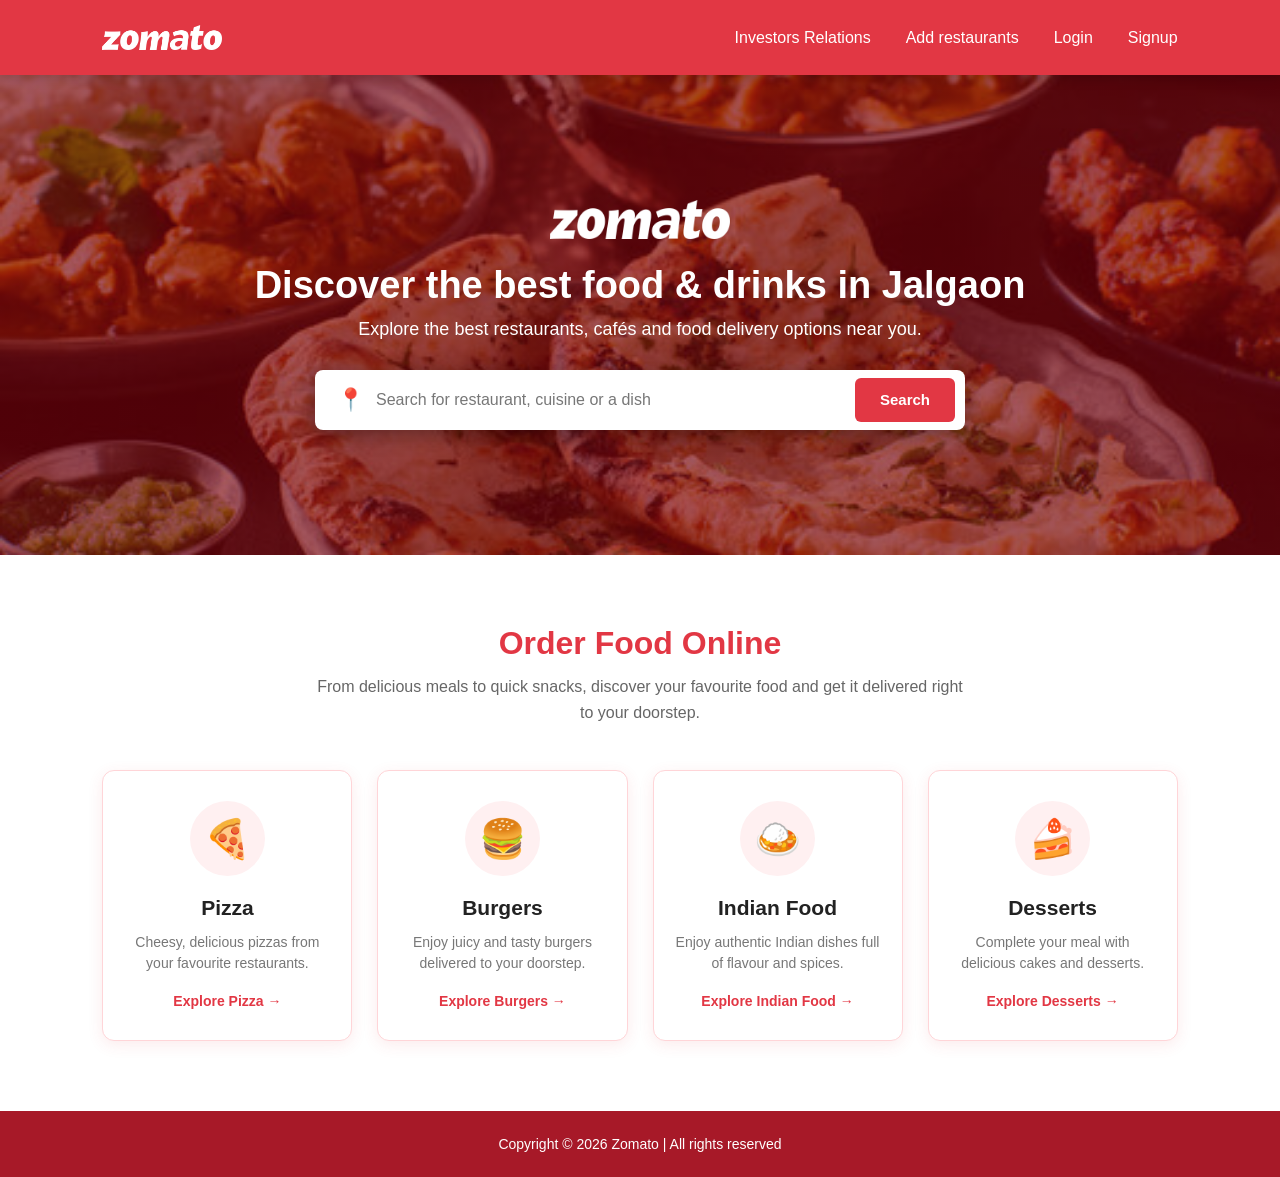
<file: index.html>
<!DOCTYPE html>

<html lang="en">
<head>
    <meta charset="UTF-8">
    <meta name="viewport" content="width=device-width, initial-scale=1.0">
    <title>Zomato - Order Food Online</title>
    <link rel="stylesheet" href="css/style.css">
</head>

<body>


<header>
    <div class="logo">
        <img src="logo.png" alt="Zomato Logo">
    </div>

    <ul>
        <li><a href="investor.html">Investors Relations</a></li>
        <li><a href="#">Add restaurants</a></li>
        <li><a href="Login_page.html">Login</a></li>
        <li><a href="">Signup</a></li>
    </ul>
</header>

<main>

    <!-- Hero Section -->
    <section class="hero">

        <img src="logo.png" alt="Zomato Logo">

        <h1>Discover the best food & drinks in Jalgaon</h1>

        <p>
            Explore the best restaurants, cafés and food delivery options near you.
        </p>

        <div class="search-box">
            <span>📍</span>
            <input
                type="text"
                placeholder="Search for restaurant, cuisine or a dish"
            >
            <button>Search</button>
        </div>

    </section>


    <!-- Food Delivery Section -->
    <section class="food-section">

        <h2>Order Food Online</h2>

        <p class="section-description">
            From delicious meals to quick snacks, discover your favourite food
            and get it delivered right to your doorstep.
        </p>

        <div class="food-cards">

            <div class="food-card">
                <div class="food-icon">🍕</div>
                <h3>Pizza</h3>
                <p>Cheesy, delicious pizzas from your favourite restaurants.</p>
                <a href="#">Explore Pizza →</a>
            </div>

            <div class="food-card">
                <div class="food-icon">🍔</div>
                <h3>Burgers</h3>
                <p>Enjoy juicy and tasty burgers delivered to your doorstep.</p>
                <a href="#">Explore Burgers →</a>
            </div>

            <div class="food-card">
                <div class="food-icon">🍛</div>
                <h3>Indian Food</h3>
                <p>Enjoy authentic Indian dishes full of flavour and spices.</p>
                <a href="#">Explore Indian Food →</a>
            </div>

            <div class="food-card">
                <div class="food-icon">🍰</div>
                <h3>Desserts</h3>
                <p>Complete your meal with delicious cakes and desserts.</p>
                <a href="#">Explore Desserts →</a>
            </div>

        </div>

    </section>

</main>


<footer>
    <p>Copyright &copy; 2026 Zomato | All rights reserved</p>
</footer>

<script src="js/script.js"></script>


</body>
</html>
</file>
<file: css/style.css>
* {
  margin: 0;
  padding: 0;
  box-sizing: border-box;
  }

body {
font-family: Arial, Helvetica, sans-serif;
background-color: #fff;
color: #333;
}

/* ================= NAVBAR ================= */

header {
height: 75px;
display: flex;
align-items: center;
justify-content: space-between;


padding: 0 8%;

background-color: #e23744;

box-shadow: 0 3px 12px rgba(0, 0, 0, 0.15);

position: sticky;
top: 0;
z-index: 1000;


}

/* Logo */

.logo img {
width: 120px;
display: block;
}

/* Navbar Links */

header ul {
display: flex;
align-items: center;
list-style: none;
gap: 35px;
}

header ul li a {
text-decoration: none;
color: white;
font-size: 16px;
font-weight: 500;


transition: 0.3s;


}

header ul li a:hover {
color: #ffe5e7;
}

/* ================= HERO SECTION ================= */

.hero {
min-height: 480px;


background:
    linear-gradient(
        rgba(120, 0, 10, 0.65),
        rgba(120, 0, 10, 0.65)
    ),
    url("../img.jpg");

background-size: cover;
background-position: center;

display: flex;
flex-direction: column;
align-items: center;
justify-content: center;

text-align: center;

padding: 40px 20px;


}

/* Hero Logo */

.hero > img {
width: 180px;
margin-bottom: 25px;
}

/* Hero Heading */

.hero h1 {
color: white;
font-size: 38px;
margin-bottom: 12px;
}

/* Hero Paragraph */

.hero p {
color: white;
font-size: 18px;
margin-bottom: 30px;
}

/* ================= SEARCH BOX ================= */

.search-box {
width: 650px;
max-width: 90%;
height: 60px;


background-color: white;

border-radius: 8px;

display: flex;
align-items: center;

padding: 0 10px;

box-shadow: 0 6px 20px rgba(0, 0, 0, 0.3);


}

.search-box span {
font-size: 22px;
padding: 0 12px;
}

.search-box input {
flex: 1;


height: 100%;

border: none;
outline: none;

font-size: 16px;

color: #333;


}

.search-box input::placeholder {
color: #777;
}

/* Search Button */

.search-box button {
height: 44px;


padding: 0 25px;

border: none;
border-radius: 6px;

background-color: #e23744;

color: white;

font-size: 15px;
font-weight: bold;

cursor: pointer;

transition: 0.3s;


}

.search-box button:hover {
background-color: #b91f2c;
}

/* ================= FOOD SECTION ================= */

.food-section {
padding: 70px 8%;


text-align: center;

background-color: #fff;


}

.food-section h2 {
font-size: 32px;


color: #e23744;

margin-bottom: 12px;


}

.section-description {
max-width: 650px;

margin: 0 auto 45px;

color: #666;

font-size: 16px;

line-height: 1.6;


}

/* ================= FOOD CARDS ================= */

.food-cards {
display: grid;


grid-template-columns: repeat(4, 1fr);

gap: 25px;


}

.food-card {
background-color: #fff;


padding: 30px 20px;

border: 1px solid #ffd5d8;

border-radius: 12px;

box-shadow: 0 4px 15px rgba(226, 55, 68, 0.10);

transition: 0.3s;


}

.food-card:hover {
transform: translateY(-8px);


border-color: #e23744;

box-shadow: 0 10px 25px rgba(226, 55, 68, 0.20);


}

/* Food Icon */

.food-icon {
width: 75px;
height: 75px;


margin: 0 auto 20px;

border-radius: 50%;

background-color: #fff0f1;

display: flex;

align-items: center;
justify-content: center;

font-size: 38px;


}

.food-card h3 {
font-size: 21px;


margin-bottom: 12px;

color: #222;


}

.food-card p {
color: #777;


font-size: 14px;

line-height: 1.5;

margin-bottom: 18px;


}

.food-card a {
text-decoration: none;


color: #e23744;

font-weight: bold;

font-size: 14px;


}

.food-card a:hover {
color: #b91f2c;


text-decoration: underline;


}

/* ================= FOOTER ================= */

footer {
background-color: #a71928;


color: white;

text-align: center;

padding: 25px;

font-size: 14px;


}

/* ================= RESPONSIVE ================= */

@media (max-width: 900px) {


header {
    padding: 0 5%;
}

header ul {
    gap: 15px;
}

.hero h1 {
    font-size: 30px;
}

.food-cards {
    grid-template-columns: repeat(2, 1fr);
}


}

@media (max-width: 600px) {


header {
    height: auto;

    padding: 20px;

    flex-direction: column;

    gap: 20px;
}

header ul {
    flex-wrap: wrap;

    justify-content: center;
}

.hero {
    min-height: 450px;
}

.hero h1 {
    font-size: 25px;
}

.hero p {
    font-size: 15px;
}

.search-box {
    height: 55px;
}

.search-box button {
    padding: 0 15px;
}

.food-cards {
    grid-template-columns: 1fr;
}

.food-section {
    padding: 50px 20px;
}


}
</file>
